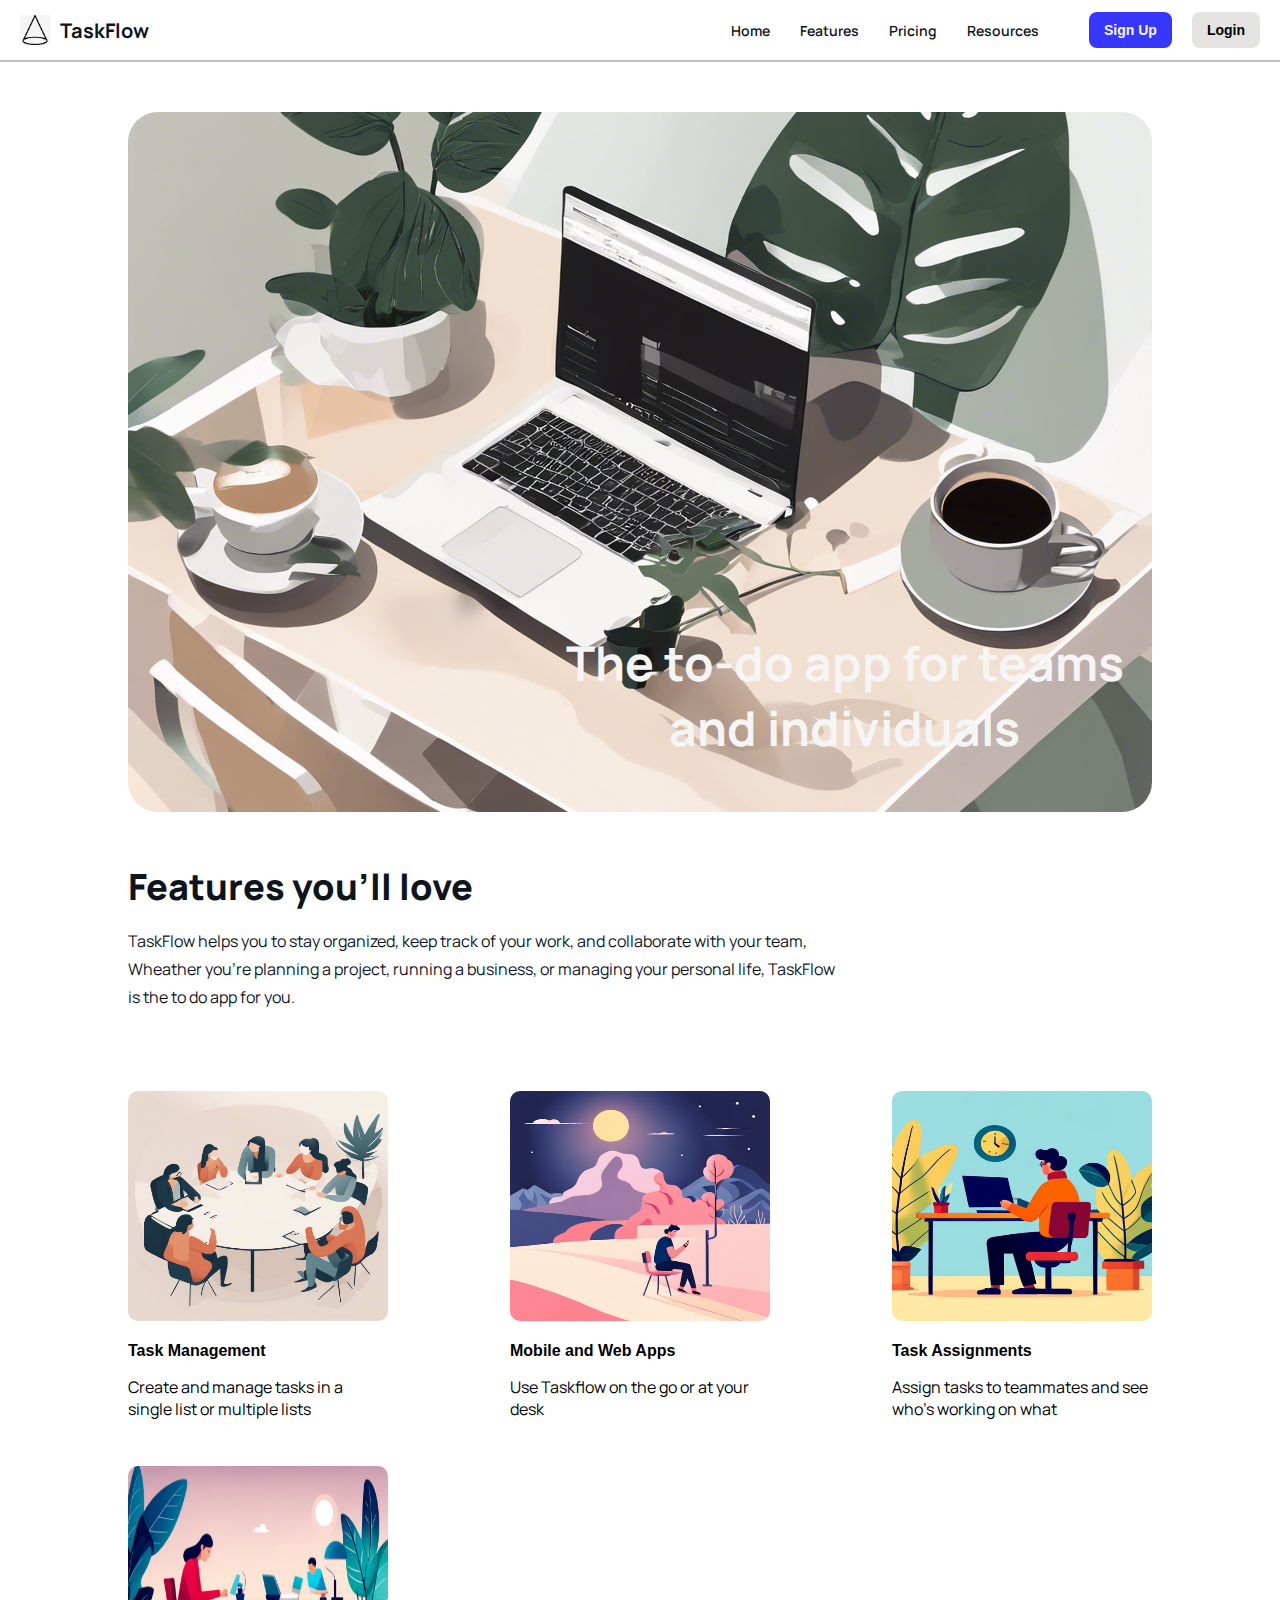
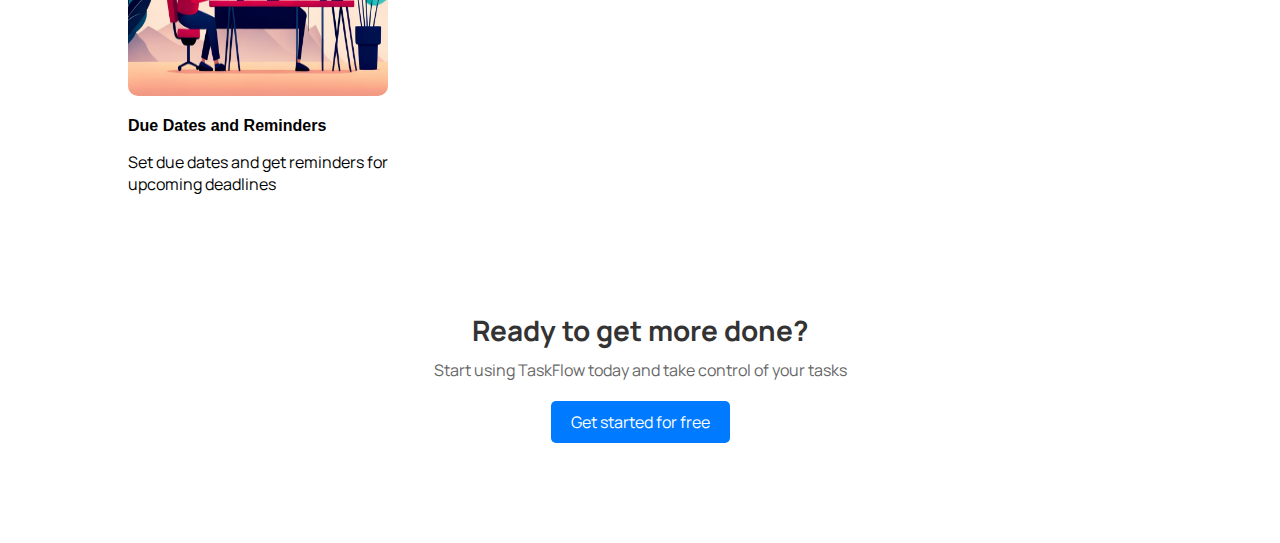
<file: index.html>
<!DOCTYPE html>
<html lang="en">
  <head>
    <meta charset="UTF-8" />
    <meta name="viewport" content="width=device-width, initial-scale=1.0" />
    <title>ToDo App</title>
    <link
      rel="stylesheet"
      href="https://fonts.googleapis.com/css?family=Manrope"
    />
    <link rel="stylesheet" href="assets/css/style.css" />
  </head>

  <body>
    <header>
      <nav class="navBar">
        <div id="logo">
          <img
            src="assets/images/logo.jpg"
            alt="logo"
            width="30px"
            height="30px"
          />
          <p id="taskFlow">TaskFlow</p>
        </div>

        <div class="lists">
          <ul>
            <li><a href="">Home</a></li>
            <li><a href="">Features</a></li>
            <li><a href="">Pricing</a></li>
            <li><a href="">Resources</a></li>
          </ul>
          <div class="btn">
            <a href="signup.html"> <button class="signUp">Sign Up</button></a>
            <a href="login.html"><button class="logIn">Login</button></a>
          </div>
        </div>
      </nav>
    </header>
    <main>
      <section>
        <div
          class="welcome"
          style="background-image: url('assets/images/image1.png"
        >
          <div class="txt">
            <h1>The to-do app for teams and individuals</h1>
          </div>
        </div>
      </section>
      <section>
        <h2 class="h2">Features you'll love</h2>
        <p class="ptag">
          TaskFlow helps you to stay organized, keep track of your work, and
          collaborate with your team, Wheather you're planning a project,
          running a business, or managing your personal life, TaskFlow is the to
          do app for you.
        </p>
      </section>
      <section>
        <div class="container">
          <div class="box">
            <img src="assets/images/image2.png" alt="Image 1" />
            <p class="head">Task Management</p>
            <p>Create and manage tasks in a single list or multiple lists</p>
          </div>

          <div class="box">
            <img src="assets/images/image3.png" alt="Image 2" />
            <p class="head">Mobile and Web Apps</p>
            <p>Use Taskflow on the go or at your desk</p>
          </div>

          <div class="box">
            <img src="assets/images/image4.png" alt="Image 3" />
            <p class="head">Task Assignments</p>
            <p>Assign tasks to teammates and see who's working on what</p>
          </div>

          <div class="box">
            <img src="assets/images/image5.png" alt="Image 4" />
            <p class="head">Due Dates and Reminders</p>
            <p>Set due dates and get reminders for upcoming deadlines</p>
          </div>
        </div>
      </section>
      <section>
        <div class="containers">
          <div class="heading">Ready to get more done?</div>
          <div class="subheading">
            Start using TaskFlow today and take control of your tasks
          </div>
          <a href="signup.html" class="get-button">Get started for free</a>
        </div>
      </section>
    </main>
  </body>
</html>
</file>
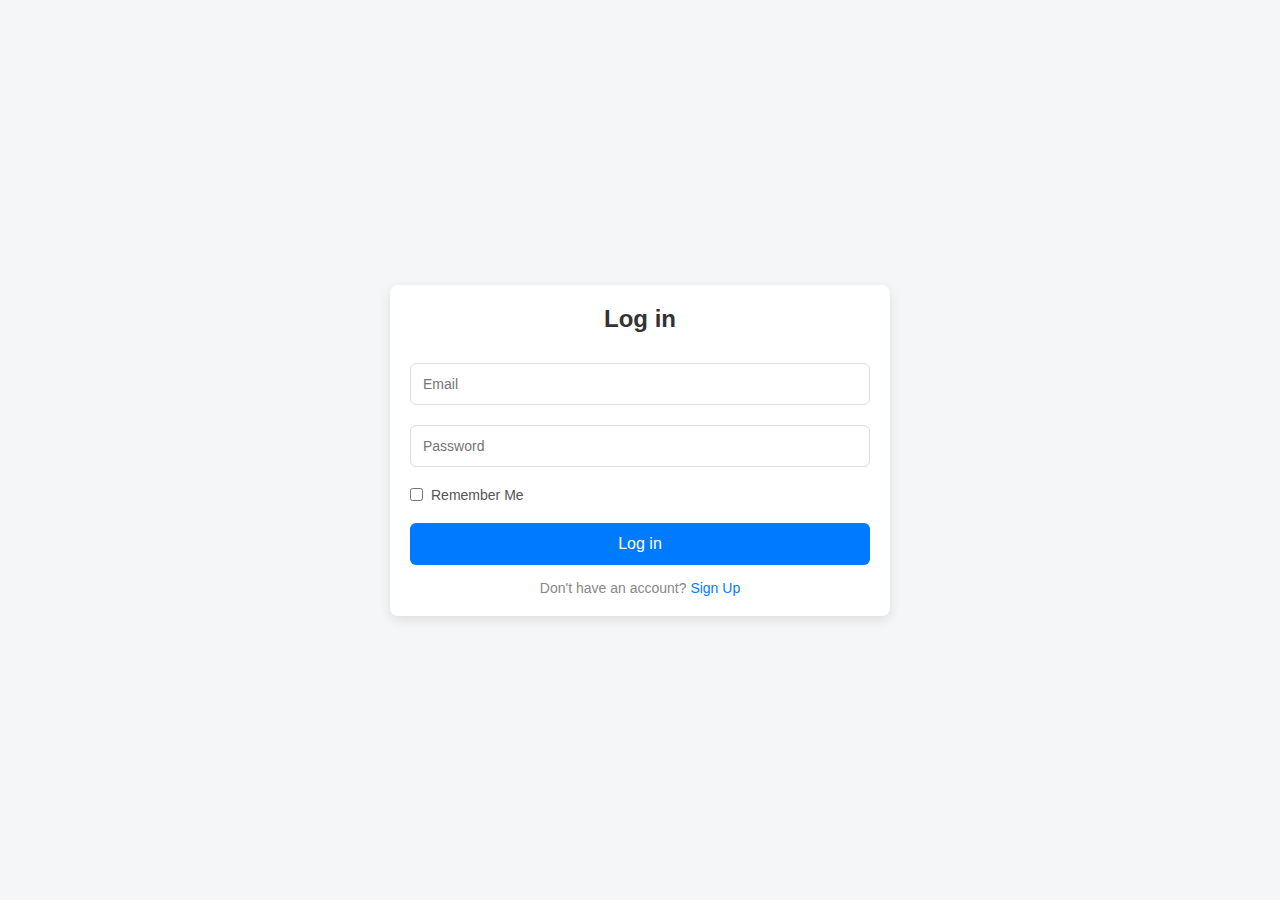
<file: login.html>
<!DOCTYPE html>
<html lang="en">
<head>
    <meta charset="UTF-8">
    <meta name="viewport" content="width=device-width, initial-scale=1.0">
    <title>Login Page</title>
    <link rel="stylesheet" href="assets/css/login.css">
</head>
<body>
    <div class="login-container">
        <h2>Log in</h2>
        <form id="login-form">
            <input type="email" id="email" name="email" placeholder="Email" required>
            <input type="password" id="password" name="password" placeholder="Password" required>
            <div class="checkbox-container">
                <input type="checkbox" id="remember-me" name="remember-me">
                <label for="remember-me">Remember Me</label>
            </div>
            <button type="submit" class="login-btn"><span id="loader">Log in</span></button>
        </form>
        <!-- <div class="divider">Or</div>
        <button class="google-btn" onclick="handleGoogleSignIn()">
            <img src="https://www.gstatic.com/firebasejs/ui/2.0.0/images/auth/google.svg" alt="Google logo">
            Continue with Google
        </button> -->
        
        <p class="signup-text">Don't have an account? <a href="signup.html">Sign Up</a></p>
    </div>

    <script src="assets/js/login.js"></script>
</body>
</html>
</file>
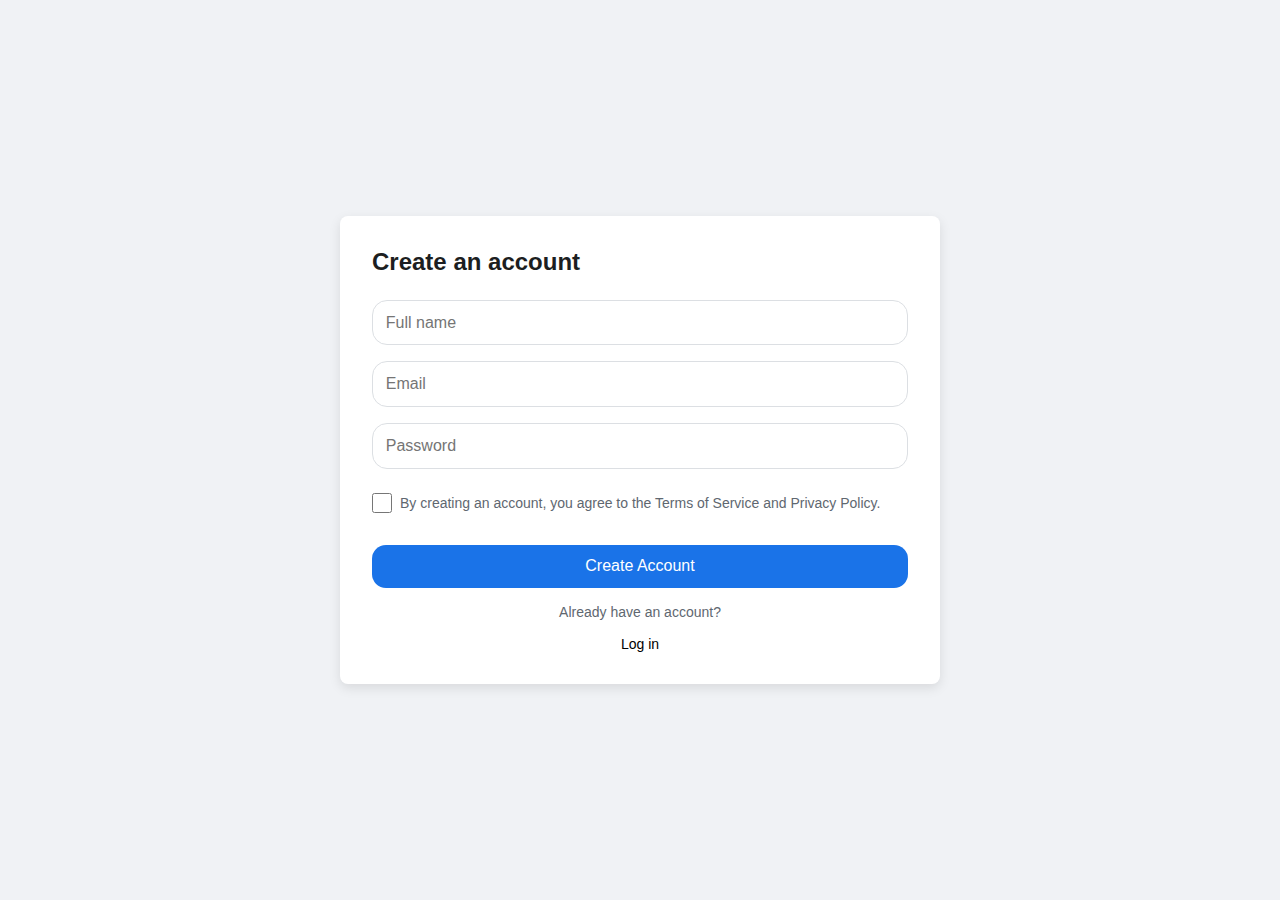
<file: signup.html>
<!DOCTYPE html>
<html lang="en">

<head>
    <meta charset="UTF-8">
    <meta name="viewport" content="width=device-width, initial-scale=1.0">
    <title>Create an Account</title>
    <link rel="stylesheet" href="assets/css/signup.css">
</head>

<body>
    <div class="container">
        <form class="signup-form" id="signup-form">
            <h2>Create an account</h2>
            <input type="text" placeholder="Full name" name="full-name" id="full-name" required>
            <input type="email" placeholder="Email" name="email" id="email" required
                pattern="[a-zA-Z0-9._%+-]+@[a-zA-Z0-9.-]+\.[a-zA-Z]{2,}$">
            <input type="password" placeholder="Password" name="password" id="password" required>
            <label class="terms">
                <input type="checkbox" id="agreement" required>
                By creating an account, you agree to the Terms of Service and Privacy Policy.
            </label>
            <button type="submit" class="create-account" id="content"><span id="spinner">Create Account</span></button>
            <!-- <div class="divider">Or</div>
            <button type="button" class="google-signin">
                <img src="https://img.icons8.com/color/48/000000/google-logo.png" alt="Google logo">
                Continue with Google
            </button> -->
            <p class="login-link">Already have an account? <br><br><a href="login.html">Log in</a></p>
        </form>
    </div>
</body>
<script src="assets/js/signup.js"></script>

</html>
</file>
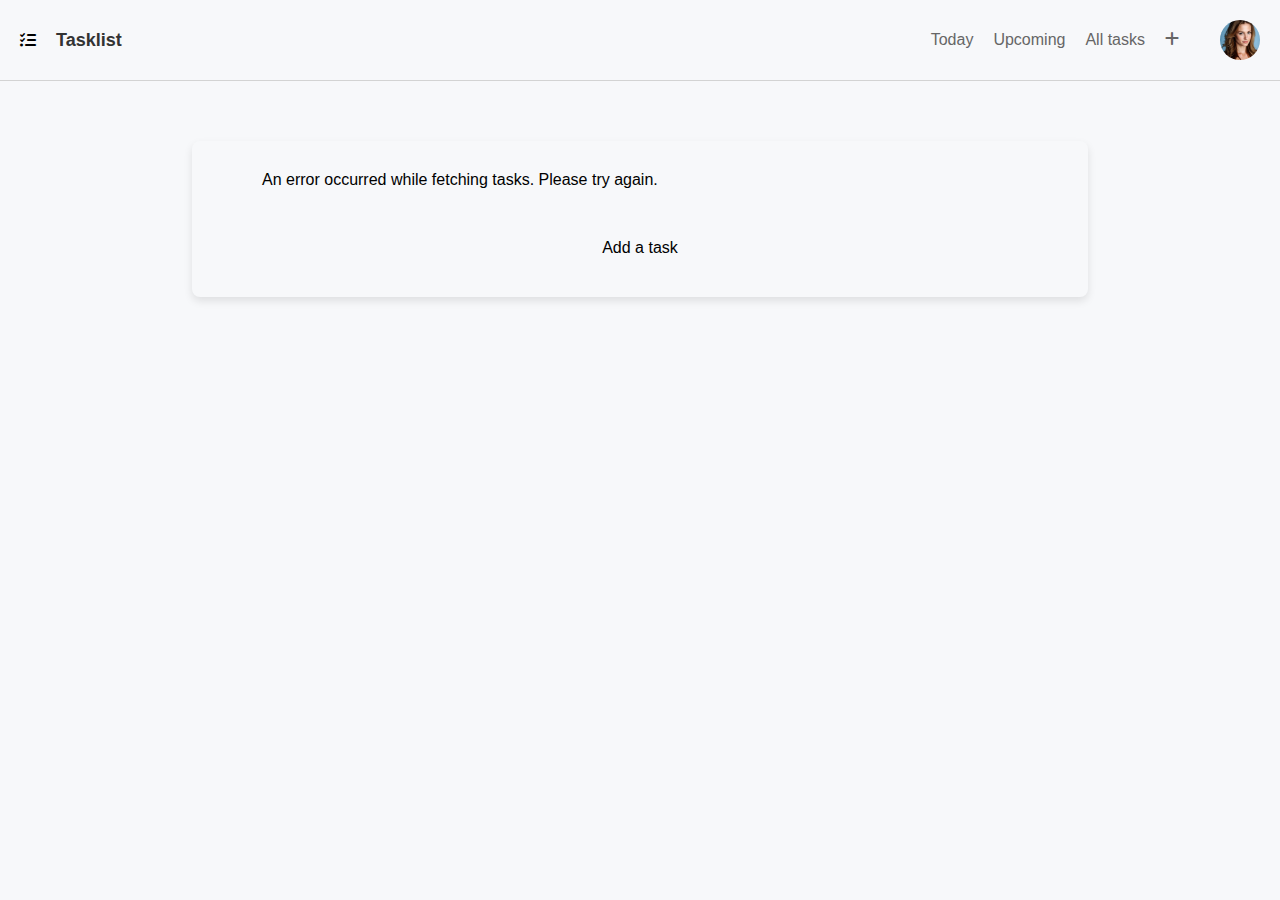
<file: task.html>
<!DOCTYPE html>
<html lang="en">

<head>
  <meta charset="UTF-8" />
  <meta name="viewport" content="width=device-width, initial-scale=1.0" />
  <title>Task List</title>
  <link rel="stylesheet" href="css/all.css">
  <link rel="stylesheet" href="assets/css/tasks.css">
</head>

<body>
  <!-- Header -->
  <div class="header">
    <a href="index.html" class="logoslink"><i class="fa-solid fa-tasks task"></i>
      <h1 style="font-size: 18px">Tasklist</h1>
    </a>
    <div class="nav-links">
      <a href="todayTask.html">Today</a>
      <a href="upcoming.html">Upcoming</a>
      <a href="#">All tasks</a>
      <a href="newtask.html"><i class="fa-solid fa-plus"></i></a>
      <div class="profile"></div>
    </div>
  </div>

  <!-- Centered Task List Container -->
  <div class="container">
    <div class="task-list">
      <h2>All Tasks</h2>

    </div>
    <div class="add-task"><a href="newtask.html">Add a task</a></div>
  </div>

  <!-- Modal for Editing Task -->
  <div id="task-modal" class="modal">
    <div>
      <div class="modal-content">
        <div>
          <h4>Edit Task</h4>
          <form id="addtaskform">
            <label class="edit" for="task-desc">Task description</label>
            <input type="text" id="taskDesc" class="editinput" placeholder="Enter task description" />

            <label class="edit" for="due-date">Due date</label>
            <input type="date" id="dueDate" class="editinput" placeholder="dd/mm/yyyy" />

            <div class="buttondiv">
              <button type="button" id="cancel-button" class="cancel-button">
                Cancel
              </button>
              <button type="submit" class="savebutton"><span id="loader">Save</span></button>
            </div>
          </form>
        </div>
      </div>
    </div>
  </div>

  <!-- Modal for Delete Task Confirmation -->
  <div id="delete-modal" class="modal">
    <div>
      <div class="modal-content">
        <div>
          <h3>Are you sure you want to continue this action?</h3>
          <div class="buttondiv2">
            <button type="button" id="cancel-delete-button" class="cancel-button2">
              Cancel
            </button>
            <button type="button" id="confirm-delete-button" class="savebutton2">
              Confirm
            </button>
          </div>
        </div>
      </div>
    </div>
  </div>

  <script src="assets/js/tasks.js"></script>
</body>

</html>
</file>
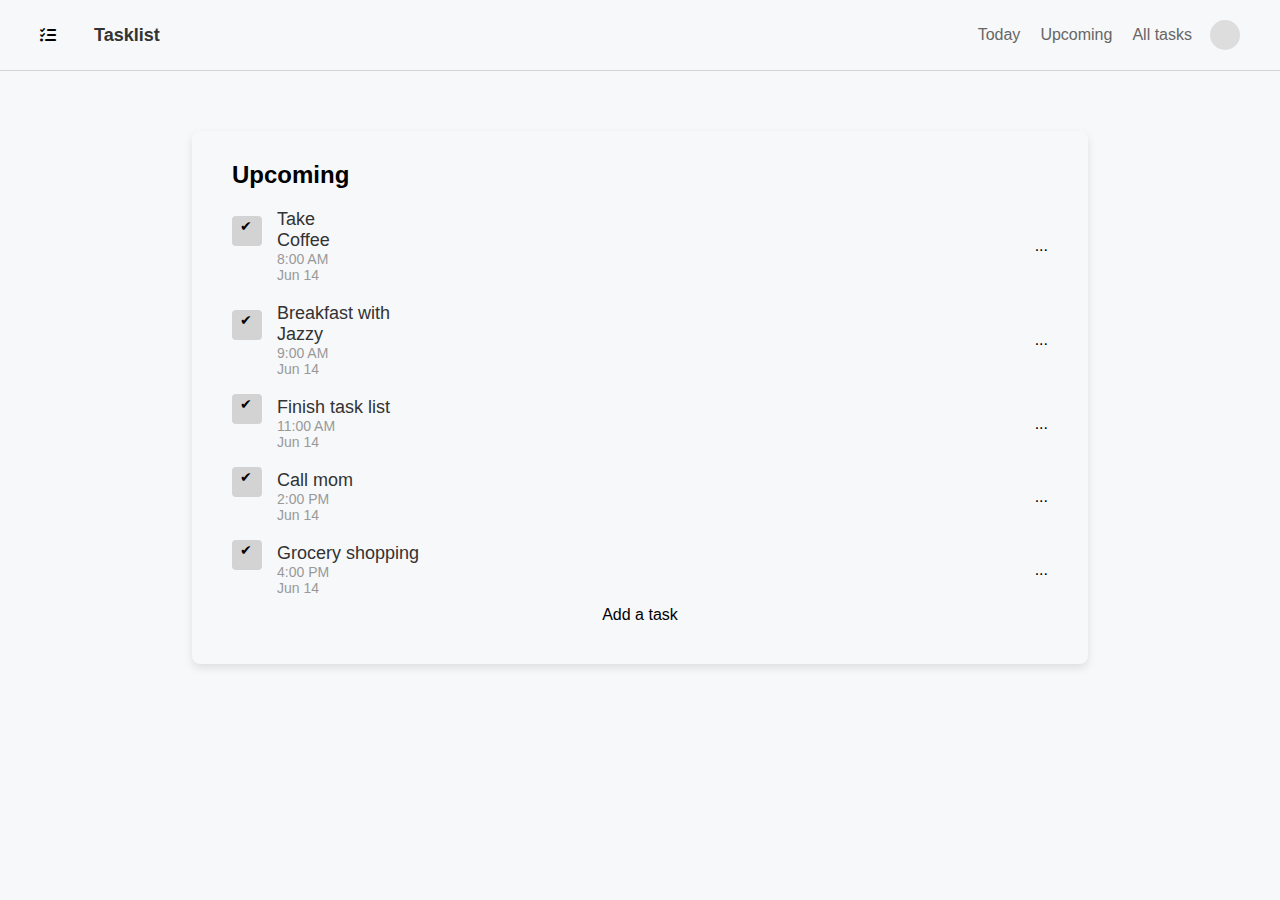
<file: upcoming.html>
<!DOCTYPE html>
<html lang="en">
<head>
    <meta charset="UTF-8">
    <meta name="viewport" content="width=device-width, initial-scale=1.0">
    <title>Task List</title>
    <link rel="stylesheet" href="css/all.css">
    <style>
        /* Reset */
        * {
            margin: 0;
            padding: 0;
            box-sizing: border-box;
        }

        body {
            font-family: Verdana, Geneva, Tahoma, sans-serif;
            display: flex;
            flex-direction: column;
            align-items: center;
            background-color:#f7f8fa ;
            margin: 0;
            height: 100vh;
        }

        /* Full-width Header */
        .header {
            width: 100%;
            background-color: #f7f8fa;
            padding: 20px 40px;
            /* box-shadow: 0px 4px 8px rgba(0, 0, 0, 0.1); */
            border-bottom: 1px solid lightgrey;
            display: flex;
            justify-content: space-between;
            align-items: center;
        }
        .header i{
            padding-right: 20px;
        }
        .header h1 {
            font-size: 24px;
            color: #333;
        }

        .nav-links {
            display: flex;
            gap: 20px;
            margin-left: 800px;
        }

        .nav-links a {
            color: #666;
            text-decoration: none;
            font-size: 16px;
        }

        .nav-links a:hover {
            color: #333;
        }

        /* Profile picture */
        .profile {
            width: 30px;
            height: 30px;
            border-radius: 50%;
            background-color: #ddd;
        }

        /* Centered Main Container */
        .container {
            width: 70%;
            background-color: #f7f8fa;
            padding: 20px 40px;
            border-radius: 8px;
            box-shadow: 0px 4px 8px rgba(0, 0, 0, 0.1);
            margin-top: 60px;
            margin-bottom: 30px;
        }

        /* Task list */
        .task-list {
            margin-top: 10px;
        }
        .task-list h2{
            margin-bottom: 10px;
        }
        .task-item {
            display: flex;
            align-items: center;
            justify-content: space-between;
            padding: 10px 0;
            /* border-bottom: 1px solid #e0e0e0; */
        }

        .task-item:last-child {
            border-bottom: none;
        }

        .task-info {
            display: flex;
            align-items: center;
        }

        /* Custom checkbox */
        .task-info input[type="checkbox"] {
            -webkit-appearance: none;
            appearance: none;
            width: 30px;
            height: 30px;
            border: none;
            background-color: lightgrey;
            border-radius: 4px;
            margin-right: 15px;
            position: relative;
            cursor: pointer;
            text-align: center;
            margin-bottom: 20px;
            top: -5px;
        }

        .task-info input[type="checkbox"]:checked::before {
            content: "✔";
            color: #000;
            font-size: 14px;
            position: absolute;
            top: 2px;
            left: 8px;
        }

        .task-title {
            font-size: 18px;
            color: #333;
        }

        .task-time {
            font-size: 14px;
            color: #999;
        }

        /* Add task link */
        .add-task {
            margin-bottom: 20px;
            text-align: center;
            color: #666;
            cursor: pointer;
        }

        .add-task:hover {
            color: #333;
        }
        a{
            text-decoration: none;
            color: black;
        }
        /* .task{
            padding-left: 20px;
        } */
    </style>
</head>
<body>

<!-- Full-width Header -->
<div class="header">
    <i class="fa-solid fa-tasks task"></i>
    <h1 style="font-size: 18px;">Tasklist</h1>
    <div class="nav-links">
        <a href="todayTask.html">Today</a>
        <a href="#">Upcoming</a>
        <a href="#">All tasks</a>
    </div>
    <div class="profile">
        <!-- Placeholder for profile picture -->
    </div>
</div>

<!-- Centered Task List Container -->
<div class="container">
    <div class="task-list">
        <h2>Upcoming</h2>
        <div class="task-item">
            <div class="task-info">
                <input type="checkbox" checked>
                <div>
                    <div class="task-title">Take <br>Coffee</div>
                    <div class="task-time">8:00 AM <br> Jun 14</div>
                </div>
            </div>
            <span>...</span>
        </div>
        <div class="task-item">
            <div class="task-info">
                <input type="checkbox" checked>
                <div>
                    <div class="task-title">Breakfast with <br> Jazzy</div>
                    <div class="task-time">9:00 AM <br> Jun 14</div>
                </div>
            </div>
            <span>...</span>
        </div>
        <div class="task-item">
            <div class="task-info">
                <input type="checkbox" checked>
                <div>
                    <div class="task-title">Finish task list</div>
                    <div class="task-time">11:00 AM <br> Jun 14</div>
                </div>
            </div>
            <span>...</span>
        </div>
        <div class="task-item">
            <div class="task-info">
                <input type="checkbox" checked>
                <div>
                    <div class="task-title">Call mom</div>
                    <div class="task-time">2:00 PM <br> Jun 14</div>
                </div>
            </div>
            <span>...</span>
        </div>
        <div class="task-item">
            <div class="task-info">
                <input type="checkbox" checked>
                <div>
                    <div class="task-title">Grocery shopping</div>
                    <div class="task-time">4:00 PM <br> Jun 14</div>
                </div>
            </div>
            <span>...</span>
        </div>
    </div>

    <!-- Add task link -->
    <div class="add-task"><a href="newtask.html">Add a task</a></div>
</div>

</body>
</html>
</file>
<file: assets/css/style.css>
@import url('https://fonts.googleapis.com/css2?family=Manrope:wght@200..800&display=swap');

* {
    font-family: "Manrope", sans-serif;
    font-optical-sizing: auto;
    font-weight: weight;
    font-style: normal;
}

body {
    margin: 0;
    padding: 0;
}

.welcome {
    background-position: center;
    background-size: cover;
    background-repeat: no-repeat;
    border-radius: 30px;
    width: 100%;
    height: 700px;
    position: relative;
    margin: 50px 0px;
}


.txt {
    position: absolute;
    bottom: 20px;
    right: 0px;
    max-width: 60%;
    text-align: center;
    font-family: Arial, Helvetica, sans-serif;
    font-size: 24px;
    color: whitesmoke;
    overflow: hidden;
   
}

#logo {
    display: flex;
    gap: 10px;
    align-items: center;
}


.navBar {
    display: flex;
    height: 60px;
    justify-content: space-between;
    align-items: center;
    border-bottom: 2px solid rgba(128, 128, 128, 0.5);
    padding: 0px 20px;
}

#taskFlow {
    font-family: "Manrope", sans-serif;
    font-size: 20px;
    font-weight: 700;
    color: #0d141c;
}

ul {
    list-style-type: none;
    display: flex;
    gap: 30px;
    font-family: "Manrope", sans-serif;
    font-size: 14px;
    font-weight: 600;
    color: #0d141c;
    padding: 0px 30px;
}

ul li a {
    text-decoration: none;
    color: #0d141c;
    transition: 0.3s ease;

}

ul li a:hover{
    color: blue;
    text-decoration: underline blue;
    font-size: 16px;
}

.lists,
.btn {
    display: flex;
    white-space: nowrap;
    gap: 20px;
    align-items: center;
}

.signUp {
    font-family: "Monrope", sans-serif;
    font-size: 14px;
    font-weight: 700;
    color: #f7fafc;
    background-color: rgb(54, 54, 252);
    border: none;
    border-radius: 8px;
    padding: 10px 15px;
    transition: 0.3s ease;
}
.signUp:hover {
    color: blue;
    background-color: white;
    border: 1px solid blue;
    cursor: pointer;
}

.logIn {
    font-family: "Monrope", sans-serif;
    font-size: 14px;
    font-weight: 700;
    color: black;
    background-color: rgb(229, 226, 226);
    border: none;
    border-radius: 8px;
    padding: 10px 15px;
    transition: 0.3s ease;
}

.logIn:hover {
    color: rgb(229, 226, 226);
    background-color: black;
    border: 1px solid rgb(229, 226, 226);
    cursor: pointer;
}

main {
    width: 80%;
    margin: 0px auto;
}

.h2 {
    margin-bottom: 8px;
    font-size: 36px;
    font-weight: 800;
    color: #0d141c;
}

.ptag {
    width: 720px;
    font-size: 16px;
    font-weight: 400;
    line-height: 28px;
    color: #0d141c;
}

/* Container styling */
.container {
    margin-top: 80px;
    display: flex;
    align-items: center;
    gap: 30px;
    flex-wrap: wrap;
    justify-content: space-between;
}

/* Individual box styling */
.box {
    background-color: #ffffff;
    border-radius: 10px;
    width: 260px;
}

/* Image styling with rounded edges and zoom effect */
.box img {
    width: 260px;
    height: 230px;
    border-radius: 10px;
    transition: transform 1s ease-in-out;
    /* Smooth zoom effect */
}

/* Zoom-in effect on image hover */
.box img:hover {
    transform: scale(1.1);
    /* Slight zoom on the image */
}


.head {
    font-weight: 600;
    font-family: Arial, Helvetica, sans-serif;
}

.containers {
    text-align: center;
    margin: 100px auto;
}

.heading {
    font-size: 28px;
    font-weight: bold;
    color: #333;
}

.subheading {
    font-size: 16px;
    color: #666;
    margin-top: 10px;
}

.get-button {
    display: inline-block;
    margin-top: 20px;
    padding: 10px 20px;
    font-size: 16px;
    color: #fff;
    background-color: #007bff;
    border: none;
    border-radius: 5px;
    text-decoration: none;
    cursor: pointer;
}

.get-button:hover {
    background-color: #0152b6;
}


@media (max-width: 768px) {
    .ptag {
        width: auto;
        height: auto;
    }

    .txt {
        max-width: 90%;
        bottom: 30%;
        font-size: 20px;
    }

    ul {
        display: none;
    }

    .navBar {
        gap: 10px;
    }

    .signUp, .logIn {
        font-size: 12px;
    }

    .btn {
        gap: 8px;
    }
}
</file>
<file: assets/css/login.css>
* {
    box-sizing: border-box;
    margin: 0;
    padding: 0;
    font-family: Arial, sans-serif;
}

body {
    display: flex;
    justify-content: center;
    align-items: center;
    height: 100vh;
    background-color: #f4f6f8;
}

.login-container {
    width: 500px;
    padding: 20px;
    border-radius: 8px;
    background-color: #ffffff;
    box-shadow: 0 4px 12px rgba(0, 0, 0, 0.1);
    text-align: center;
}

h2 {
    margin-bottom: 20px;
    color: #333;
    font-size: 24px;
}

input[type="email"],
input[type="password"] {
    width: 100%;
    padding: 12px;
    margin: 10px 0;
    border: 1px solid #ddd;
    border-radius: 6px;
    font-size: 14px;
}

.checkbox-container {
    display: flex;
    align-items: center;
    margin: 10px 0;
    font-size: 14px;
    color: #555;
}

.checkbox-container input[type="checkbox"] {
    margin-right: 8px;
}

.login-btn {
    width: 100%;
    padding: 12px;
    margin-top: 10px;
    background-color: #007bff;
    color: white;
    border: none;
    border-radius: 6px;
    cursor: pointer;
    font-size: 16px;
}

.login-btn:hover {
    background-color: #0056b3;
}

.divider {
    margin: 15px 0;
    font-size: 14px;
    color: #888;
}

.google-btn {
    width: 100%;
    padding: 12px;
    border: 1px solid #ddd;
    border-radius: 6px;
    display: flex;
    align-items: center;
    justify-content: center;
    cursor: pointer;
    background-color: #f7f8fa;
    font-size: 16px;
    color: #555;
}

.google-btn img {
    width: 20px;
    margin-right: 10px;
}

.signup-text {
    margin-top: 15px;
    font-size: 14px;
    color: #888;
}

.signup-text a {
    color: #007bff;
    text-decoration: none;
}

.signup-text a:hover {
    text-decoration: underline;
}

/* Responsive styles */
@media (max-width: 768px) {
    .login-container {
        width: 80%; /* Set width to 80% of the screen */
    }
}

@media (max-width: 480px) {
    h2 {
        font-size: 20px;
    }
    
    .login-btn,
    .google-btn {
        font-size: 14px;
    }
    
    input[type="email"],
    input[type="password"] {
        padding: 10px;
        font-size: 13px;
    }
}
</file>
<file: assets/css/signup.css>
* {
    box-sizing: border-box;
    margin: 0;
    padding: 0;
    font-family: Arial, sans-serif;
}

body {
    background-color: #f0f2f5;
    display: flex;
    justify-content: center;
    align-items: center;
    height: 100vh;
}

.container {
    background-color: #fff;
    padding: 2rem;
    border-radius: 8px;
    box-shadow: 0 4px 12px rgba(0, 0, 0, 0.1);
    width: 100%;
    max-width: 600px;
    text-align: center;
}

.signup-form h2 {
    font-size: 24px;
    margin-bottom: 1rem;
    color: #1c1e21;
    float: left;
}

.signup-form input[type="text"],
.signup-form input[type="email"],
.signup-form input[type="password"] {
    width: 100%;
    padding: 0.8rem;
    margin: 0.5rem 0;
    border: 1px solid #dcdfe3;
    border-radius: 15px;
    font-size: 16px;
    outline: none;
}

.signup-form input[type="text"]:focus,
.signup-form input[type="email"]:focus,
.signup-form input[type="password"]:focus {
    border-color: #1a73e8;
}

.signup-form .terms {
    display: flex;
    align-items: center;
    margin: 1rem 0;
    font-size: 14px;
    color: #606770;
   
}

.signup-form .terms input[type="checkbox"] {
    /* appearance: none; */
    border: 3px solid #006eff;
    margin-right: 0.5rem;
    outline: none;
    accent-color: #155ab6;
    border-radius: 5px;
    width: 20px;
    height: 20px;
    
  }

.signup-form .terms a {
    color: #1a73e8;
    text-decoration: none;
}

.signup-form .create-account {
    background-color: #1a73e8;
    color: #fff;
    border: none;
    padding: 0.8rem;
    width: 100%;
    border-radius: 14px;
    font-size: 16px;
    cursor: pointer;
    margin-top: 1rem;
}

.signup-form .create-account:hover {
    background-color: #155ab6;
}

.signup-form .divider {
    margin: 1.5rem 0;
    color: #a0a0a0;
    font-size: 14px;
    position: relative;
}

.signup-form .divider::before,
.signup-form .divider::after {
    content: "";
    position: absolute;
    top: 50%;
    width: 40%;
    height: 1px;
    background-color: #e0e0e0;
}

.signup-form .divider::before {
    left: 0;
}

.signup-form .divider::after {
    right: 0;
}

.signup-form .google-signin {
    display: flex;
    align-items: center;
    justify-content: center;
    background-color: #f0f2f5;
    border: 1px solid #dcdfe3;
    padding: 0.8rem;
    width: 100%;
    border-radius: 4px;
    font-size: 16px;
    color: #606770;
    cursor: pointer;
}

.signup-form .google-signin img {
    width: 20px;
    margin-right: 8px;
    filter: grayscale();
}

.signup-form .login-link {
    font-size: 14px;
    color: #606770;
    margin-top: 1rem;
}

.signup-form .login-link a {
    color: black;
    text-decoration: none;
}
</file>
<file: assets/css/tasks.css>
* {
  margin: 0;
  padding: 0;
  box-sizing: border-box;
}

body {
  font-family: Verdana, Geneva, Tahoma, sans-serif;
  display: flex;
  flex-direction: column;
  align-items: center;
  background-color: #f7f8fa;
  margin: 0;
  height: auto;
}

.header {
  width: 100%;
  background-color: #f7f8fa;
  padding: 20px 20px;
  border-bottom: 1px solid lightgrey;
  display: flex;
  justify-content: space-between;
  align-items: center;
}

.header i {
  padding-right: 20px;
}

.header h1 {
  font-size: 24px;
  color: #333;
}

.nav-links {
  display: flex;
  gap: 20px;
  justify-content: center;
  align-items: center;
}

.nav-links a {
  color: #666;
  text-decoration: none;
  font-size: 16px;
}

.nav-links a:hover {
  color: #333;
}

.profile {
  width: 40px;
  height: 40px;
  border-radius: 50%;
  background-image: url(../images/profile.png);
  background-position: center;
  background-size: cover;
}

.container {
  width: 70%;
  background-color: #f7f8fa;
  padding: 20px 70px;
  border-radius: 8px;
  box-shadow: 0px 4px 8px rgba(0, 0, 0, 0.1);
  margin-top: 60px;
  margin-bottom: 30px;
}

.task-list {
  margin-top: 10px;
}

.task-list h2 {
  margin-bottom: 10px;
}

.task-item {
  display: flex;
  align-items: center;
  justify-content: space-between;
  padding: 10px 0;
  margin: 20px 0px;
}

.task-item:last-child {
  border-bottom: none;
}

.task-info {
  display: flex;
  gap: 20px;
  align-items: center;
}


.check {
  width: 30px;
  height: 30px;
  border: none;
  background-color: lightgrey;
  border-radius: 4px;
  display: flex;
  justify-content: center;
  align-items: center;
}

.fa-check {
  color: #000;
  font-size: 14px;
}

.task-title {
  font-size: 20px;
  color: black;
}

.task-time {
  font-size: 16px;
  color: #999;
  margin-top: 8px;
}

.add-task {
  margin-top: 50px;
  margin-bottom: 20px;
  text-align: center;
  color: #666;
  cursor: pointer;
}

.add-task:hover {
  color: #333;
}

a {
  text-decoration: none;
  color: black;
}

.logoslink {
  display: flex;
  align-items: center;
  flex-wrap: nowrap;
}

.dropdown-icon {
  background: none;
  border: none;
  cursor: pointer;
  font-size: 20px;
  color: #333;
}

.dropdown-content {
  display: none;
  position: absolute;
  top: 30px;
  right: 0;
  background-color: #f9f9f9;
  min-width: 120px;
  border: 1px solid #ddd;
  box-shadow: 0 8px 16px rgba(0, 0, 0, 0.2);
  z-index: 1;
}

.editdiv {
  position: relative;
}

.dropdown-content .dropdown-item {
  padding: 8px 12px;
  cursor: pointer;
}

.dropdown-content .dropdown-item:hover {
  background-color: #f1f1f1;
}


#task-modal {
  display: none;
  position: fixed;
  z-index: 1;
  left: 0;
  top: 0;
  width: 100vw;
  height: 100vh;
  background: rgba(50, 52, 60, 0.6);
}

#task-modal > div {
  display: flex;
  justify-content: center;
  align-items: center;
  width: 100vw;
  height: 100vh;
}

.modal-content {
  background-color: #fff;
  padding: 20px;
  border: 1px solid #888;
  width: 600px;
  border-radius: 10px;
}

.modal-content > div {
  margin: 30px 50px;
}

h4 {
  font-size: 36px;
  font-weight: 800;
  line-height: 45px;
  margin-bottom: 15px;
  font-family: sans-serif;
}

.edit {
  font-family: Manrope;
  font-size: 16px;
  font-weight: 500;
  line-height: 24px;
  text-align: left;
  margin-bottom: 10px;
  font-family: sans-serif;
}

.editinput {
  width: 100% !important;
}

.cancel-button {
  width: 90px;
  height: 40px;
  padding: 9px 19px 9px 18px;
  border-radius: 12px;
  border: none;
  background-color: red;
  color: white;
  opacity: 0px;
}

.buttondiv {
  display: flex;
  justify-content: right;
  align-items: center;
  gap: 40px;
  margin-top: 20px;
}

.savebutton {
  width: 84px;
  height: 40px;
  padding: 9px 26px 9px 25px;
  border-radius: 12px;
  opacity: 0px;
  background-color: blue;
  color: white;
  border: none;
}

#delete-modal {
  display: none;
  position: fixed;
  z-index: 1;
  left: 0;
  top: 0;
  width: 100vw;
  height: 100vh;
  background: rgba(50, 52, 60, 0.6);
}

#delete-modal > div {
  display: flex;
  justify-content: center;
  align-items: center;
  width: 100vw;
  height: 100vh;
}

.modal-content h3 {
  font-size: 24px;
  font-weight: 600;
  margin-bottom: 20px;
  font-family: sans-serif;
}

.buttondiv2 {
  display: flex;
  justify-content: space-between;
  align-items: center;
  gap: 20px;
  margin-top: 20px;
  width: 50%;
  float: right;
}

.cancel-button2,
.savebutton2 {
  width: 45%;
  padding: 10px 20px;
  border-radius: 12px;
  border: none;
  font-size: 16px;
  cursor: pointer;
}

.cancel-button2 {
  background: rgba(64, 64, 64, 1);
  color: white;
}

.cancel-button2:hover {
    background: rgba(64, 64, 64, 1);
}

.savebutton2 {
  background-color: red;
  color: white;
}

.savebutton2:hover {
  background-color: darkred;
}


label {
  font-size: 20px;
  color: #666;
  margin-bottom: 5px;
}

#taskDesc::placeholder {
  color: #b0b0b0;
}

#taskDesc {
  padding: 20px;
  background-color: rgb(229, 226, 226);
  border: none;
  border-radius: 5px;
  font-size: 19px;
  color: #333;
  margin-bottom: 20px;
}

#dueDate::placeholder {
  color: #b0b0b0;
}

#dueDate {
  padding: 20px;
  background-color: rgb(229, 226, 226);
  border: none;
  border-radius: 5px;
  font-size: 19px;
  color: #333;
  margin-bottom: 20px;
}

@media (max-width: 768px) {
  .container {
    width: 100%;
    padding: 20px;
  }
  
  .nav-links {
    display: none;
  }

  .cancel-button2, .savebutton2 {
    width: 100%;
    margin-right: 10px;
    float: none;
  }

  .buttondiv2 {
    width: 90%;
    float: left;
  }

  .modal-content {
    width: 500px;
  }
}
</file>
